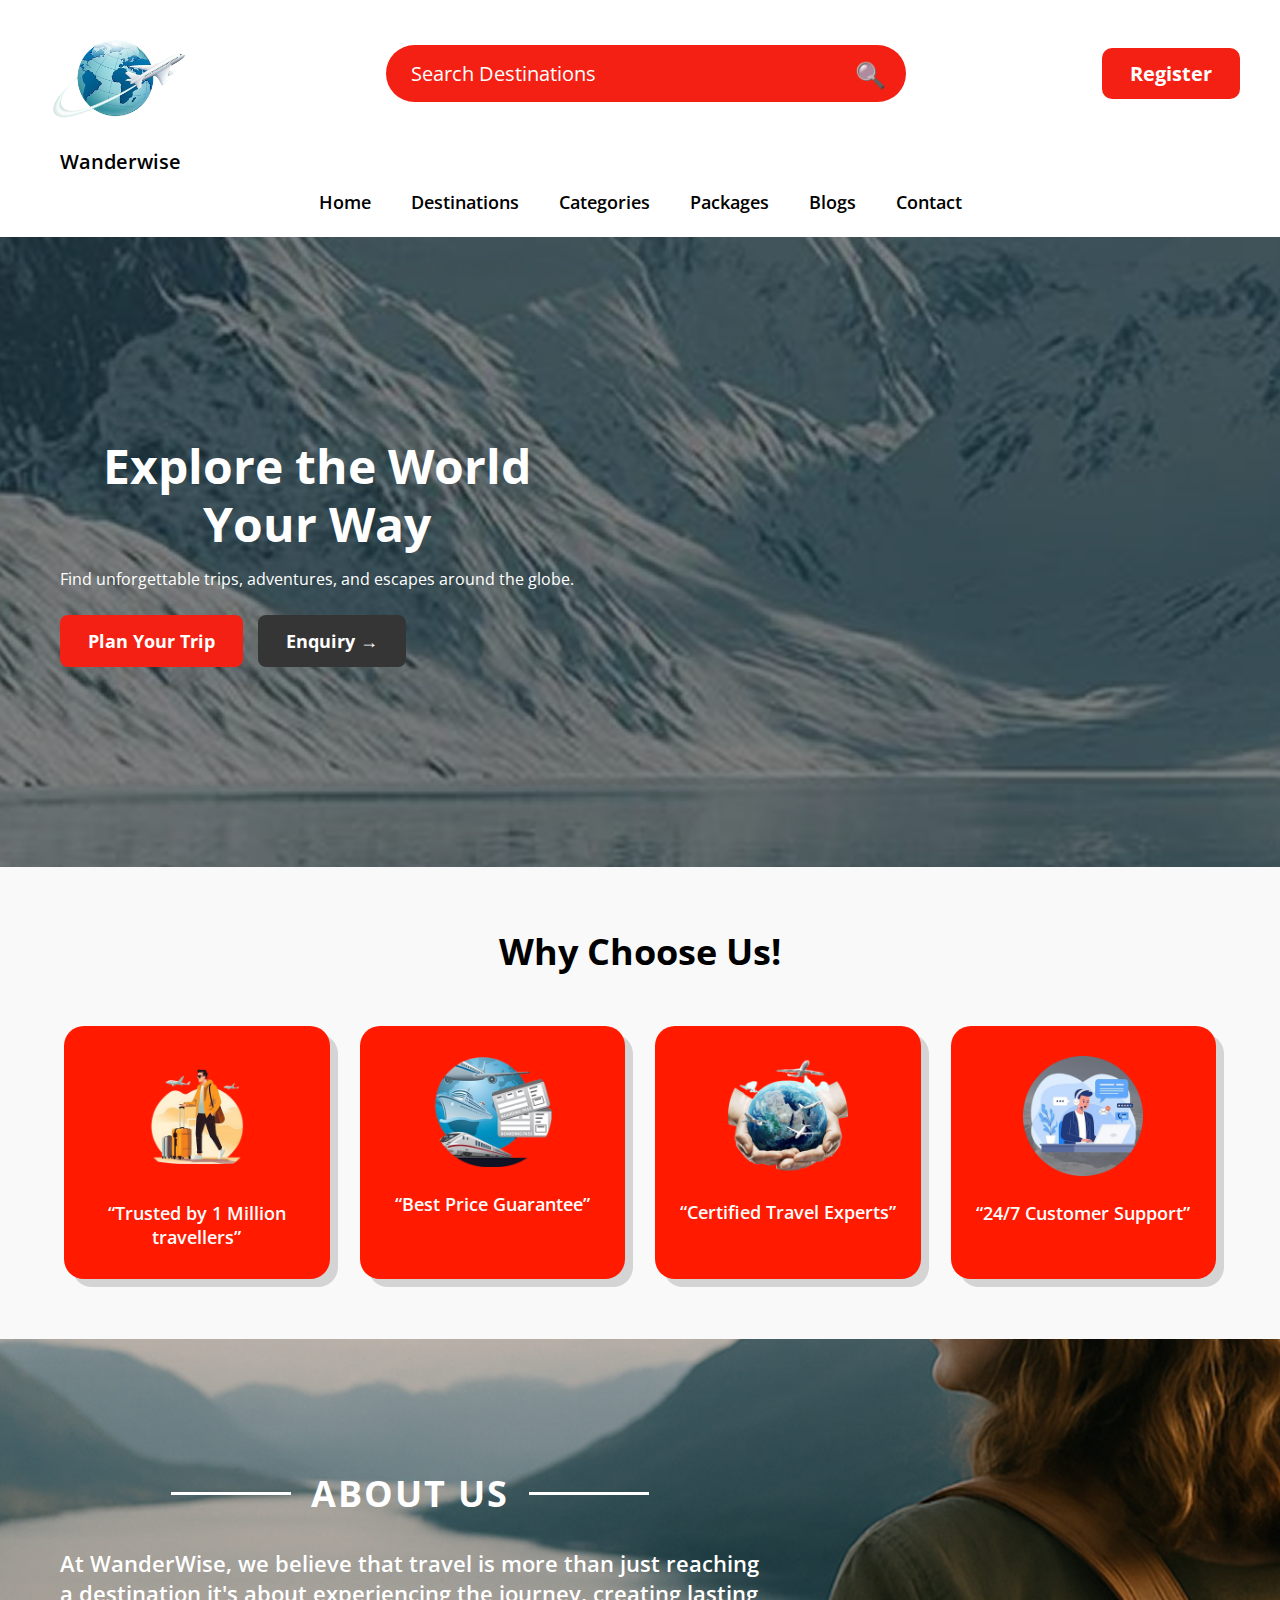
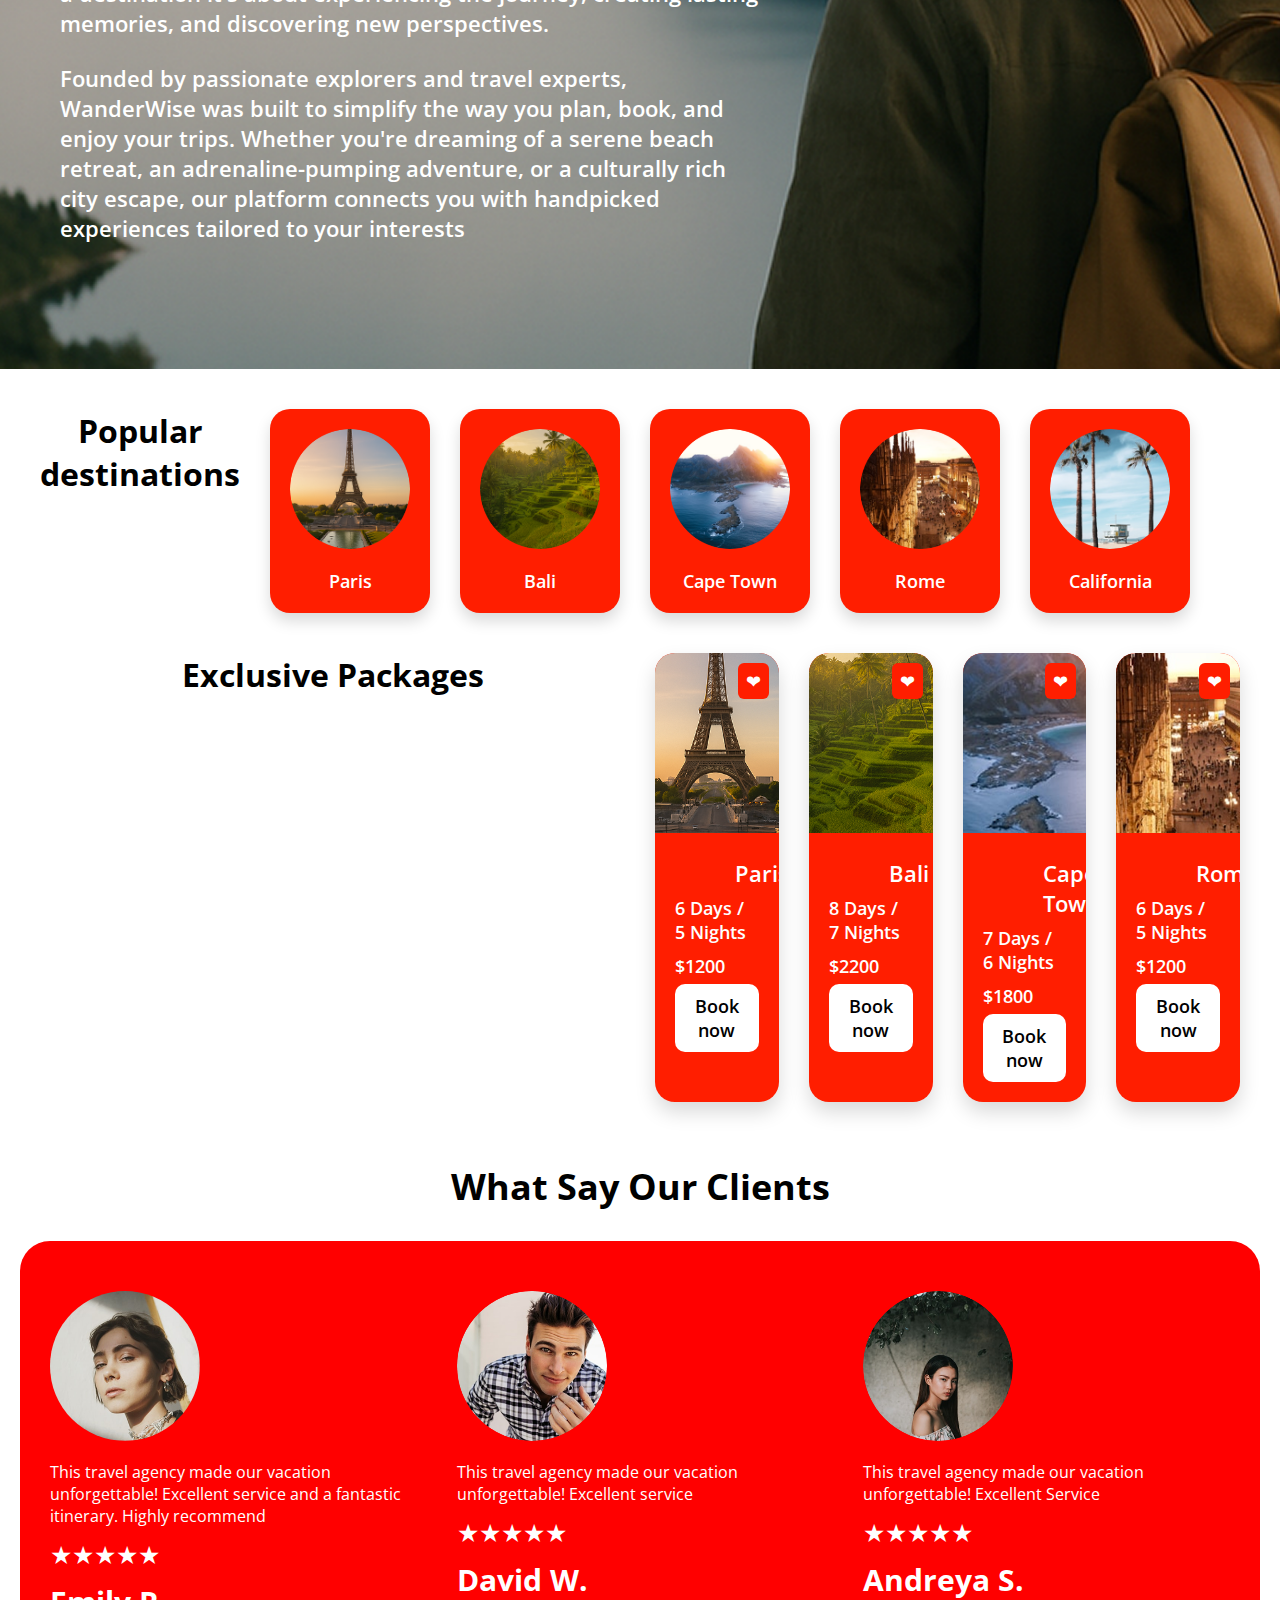
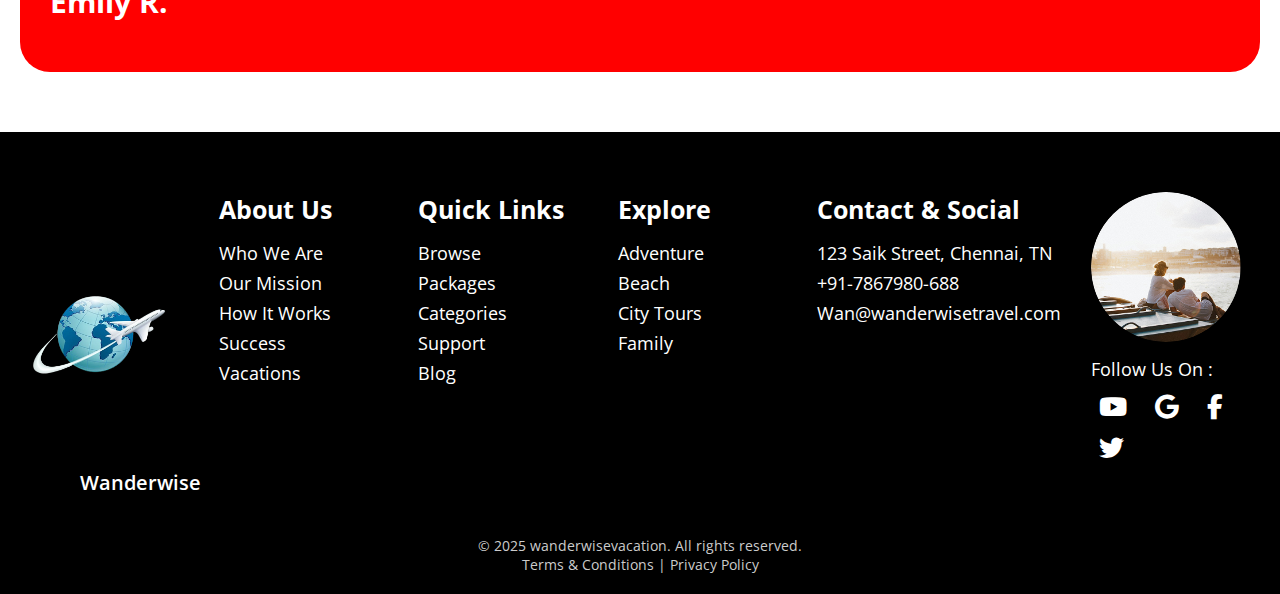
<file: HTML/index.html>
<!DOCTYPE html>
<html lang="en">
<head>
<meta charset="UTF-8">
<meta name="viewport" content="width=device-width, initial-scale=1.0">
<title>Wanderwise</title>

<!-- Google Font -->
<link href="https://fonts.googleapis.com/css2?family=Open+Sans:wght@300;400;500;600;700;800&display=swap" rel="stylesheet">
<link rel="stylesheet" href="../CSS/index.css">
<link rel="stylesheet" href="https://cdnjs.cloudflare.com/ajax/libs/font-awesome/6.5.1/css/all.min.css">
</head>
<body>

<!-- NAVBAR -->
<div class="navbar">
    <div class="logo">
        <img src="../Travel website images/fe1f9b66-9b44-4ab0-94b5-0d2bf5148224-removebg-preview 1.png" alt="logo">
    </div>

    <div class="search-bar">
        <input type="text" placeholder="Search Destinations">
        <span>🔍</span>
    </div>

    <button class="register-btn"><a href="register.html">Register</a></button>
</div>
<h3>Wanderwise</h3>

<!-- MENU -->
<div class="menu">
    <a href="home.html">Home</a>
    <a href="destinations.html">Destinations</a>
    <a href="categories.html">Categories</a>
    <a href="packages.html">Packages</a>
    <a href="blogs.html">Blogs</a>
    <a href="contact.html">Contact</a>
</div>

<!-- HERO -->
<section class="hero">
    <div class="hero-content">
        <h1>Explore the World<br>Your Way</h1>
        <p>Find unforgettable trips, adventures, and escapes around the globe.</p>

        <div class="hero-buttons">
            <button class="primary-btn"><a href="plan.html">Plan Your Trip</a></button>
            <button class="secondary-btn"><a href="enquiry.html">Enquiry →</a></button>
        </div>
    </div>
</section>

<section class="why-choose">
  <h2>Why Choose Us!</h2>

  <div class="choose-grid">
    <div class="choose-card">
      <img src="../Travel website images/Photo_tourist_and_traveler_illustration_-removebg-preview 1.png" alt="Trusted">
      <p>“Trusted by 1 Million travellers”</p>
    </div>

    <div class="choose-card">
      <img src="../Travel website images/763211ae-3d3a-4ec7-868b-6f802e06e186-removebg-preview 1.png" alt="Best Price">
      <p>“Best Price Guarantee”</p>
    </div>

    <div class="choose-card">
      <img src="../Travel website images/5e264664-68d0-4f42-bc90-240b963023d7-removebg-preview 1.png" alt="Experts">
      <p>“Certified Travel Experts”</p>
    </div>

    <div class="choose-card">
      <img src="../Travel website images/Free_Vector__Flat_Design_Illustration_of_Customer_-removebg-preview 1.png" alt="Support">
      <p>“24/7 Customer Support”</p>
    </div>
  </div>
</section>

<!-- ABOUT HERO -->
<section class="hero1">
    <div class="hero-content1">
        <div class="section-title">
            <span></span>
            <h2>ABOUT US</h2>
            <span></span>
        </div>
        <p>At WanderWise, we believe that travel is more than just reaching a destination it's about experiencing 
            the journey, creating lasting memories, and discovering new perspectives.</p>
        <p>Founded by passionate explorers and travel experts, WanderWise was built to simplify the way you plan, 
            book, and enjoy your trips. Whether you're dreaming of a serene beach retreat, an adrenaline-pumping 
            adventure, or a culturally rich city escape, our platform connects you with handpicked experiences 
            tailored to your interests</p>    
    </div>
</section>

<!-- Popular Destinations -->
  <section class="destinations">
    <h2>Popular destinations</h2>

    <div class="destination-grid">
      <div class="destination-card"><a href="destinations.html">
        <img src="../Travel website images/ChatGPT Image Aug 1, 2025, 10_44_57 AM 1.png" alt="">
        <p>Paris</p></a>
      </div>
      <div class="destination-card"><a href="destinations.html">
        <img src="../Travel website images/ChatGPT Image Aug 1, 2025, 10_59_40 AM 1.png" alt="">
        <p>Bali</p></a>
      </div>
      <div class="destination-card"><a href="destinations.html">
        <img src="../Travel website images/ChatGPT Image Aug 1, 2025, 10_44_57 AM 2.png" alt="">
        <p>Cape Town</p></a>
      </div>
      <div class="destination-card"><a href="destinations.html">
        <img src="../Travel website images/ChatGPT Image Aug 1, 2025, 10_44_57 AM 3.png" alt="">
        <p>Rome</p></a>
      </div>
      <div class="destination-card"><a href="destinations.html">
        <img src="../Travel website images/ChatGPT Image Aug 1, 2025, 10_44_57 AM 4.png" alt="">
        <p>California</p></a>
      </div>
    </div>
  </section>

  <!-- Exclusive Packages -->
  <section class="packages">
    <h2>Exclusive Packages</h2>

    <div class="package-grid">
      <div class="package-card">
        <span class="heart">❤</span>
        <img src="../Travel website images/ChatGPT Image Aug 1, 2025, 10_44_57 AM 5.png">
        <div class="package-info">
          <h3>Paris</h3>
          <p>6 Days / 5 Nights</p>
          <p class="price">$1200</p>
          <button><a href="summary.html">Book now</a></button>
        </div>
      </div>

      <div class="package-card">
        <span class="heart">❤</span>
        <img src="../Travel website images/ChatGPT Image Aug 1, 2025, 10_59_40 AM 2.png">
        <div class="package-info">
          <h3>Bali</h3>
          <p>8 Days / 7 Nights</p>
          <p class="price">$2200</p>
          <button><a href="summary.html">Book now</a></button>
        </div>
      </div>

      <div class="package-card">
        <span class="heart">❤</span>
        <img src="../Travel website images/ChatGPT Image Aug 1, 2025, 10_44_57 AM 9.png">
        <div class="package-info">
          <h3>Cape Town</h3>
          <p>7 Days / 6 Nights</p>
          <p class="price">$1800</p>
          <button><a href="summary.html">Book now</a></button>
        </div>
      </div>

      <div class="package-card">
        <span class="heart">❤</span>
        <img src="../Travel website images/ChatGPT Image Aug 1, 2025, 10_44_57 AM 10.png">
        <div class="package-info">
          <h3>Rome</h3>
          <p>6 Days / 5 Nights</p>
          <p class="price">$1200</p>
          <button><a href="summary.html">Book now</a></button>
        </div>
      </div>
    </div>
  </section>

  <!-- Testimonials -->
<section class="testimonials">
  <h2>What Say Our Clients</h2>

  <div class="testimonial-box">
    <div class="testimonial">
      <img src="../Travel website images/Photo by Olena Sergienko.png">
      <p>This travel agency made our vacation unforgettable! Excellent service and a fantastic itinerary. Highly recommend</p>
      <div class="stars">★★★★★</div>
      <h4>Emily R.</h4>
    </div>

    <div class="testimonial">
      <img src="../Travel website images/Photo by Justin Chen.png">
      <p>This travel agency made our vacation unforgettable! Excellent service</p>
      <div class="stars">★★★★★</div>
      <h4>David W.</h4>
    </div>

    <div class="testimonial">
      <img src="../Travel website images/Photo by Jim Flores.png">
      <p>This travel agency made our vacation unforgettable! Excellent Service</p>
      <div class="stars">★★★★★</div>
      <h4>Andreya S.</h4>
    </div>
  </div>
</section>

<!-- Footer -->
<footer class="footer">
  <div class="footer-content">

    <div class="footer-col logo">
      <img src="../Travel website images/fe1f9b66-9b44-4ab0-94b5-0d2bf5148224-removebg-preview 1.png">
      
    </div>

    <div class="footer-col">
      <h4>About Us</h4>
      <p>Who We Are</p>
      <p>Our Mission</p>
      <p>How It Works</p>
      <p>Success</p>
      <p>Vacations</p>
    </div>

    <div class="footer-col">
      <h4>Quick Links</h4>
      <p>Browse</p>
      <p>Packages</p>
      <p>Categories</p>
      <p>Support</p>
      <p>Blog</p>
    </div>

    <div class="footer-col">
      <h4>Explore</h4>
      <p>Adventure</p>
      <p>Beach</p>
      <p>City Tours</p>
      <p>Family</p>
    </div>

    <div class="footer-col">
      <h4>Contact & Social</h4>
      <p>123 Saik Street, Chennai, TN</p>
      <p>+91-7867980-688</p>
      <p>Wan@wanderwisetravel.com</p>
    </div>

    <div class="footer-col social">
      <img src="../Travel website images/unsplash_2Zi8szsbMK0.png">
      <p>Follow Us On :</p>
      <div class="icons">
        <i class="fab fa-youtube"></i>
        <i class="fab fa-google"></i>
        <i class="fab fa-facebook-f"></i>
        <i class="fab fa-twitter"></i>
      </div>
    </div>

  </div>
  <h3 style="color: white;">Wanderwise</h3>

  <div class="footer-bottom">
    © 2025 wanderwisevacation. All rights reserved.<br>
    Terms & Conditions | Privacy Policy
  </div>
</footer>

</body>
</html>
</file>
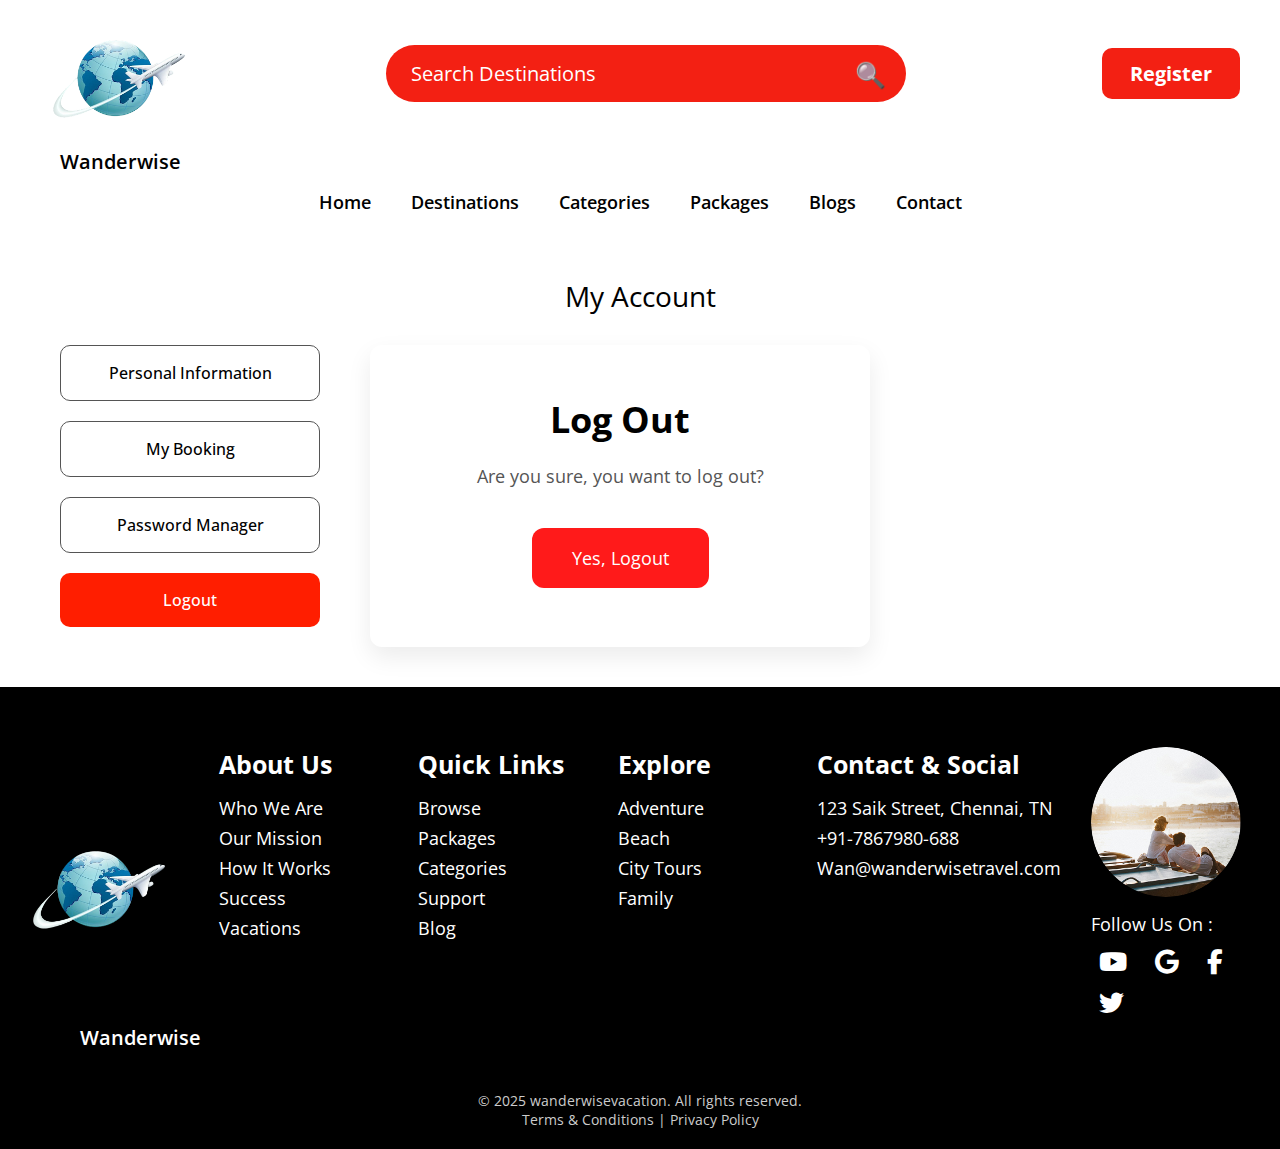
<file: HTML/logout.html>
<!DOCTYPE html>
<html lang="en">
<head>
<meta charset="UTF-8">
<meta name="viewport" content="width=device-width, initial-scale=1.0">
<title>Wanderwise</title>

<!-- Google Font -->
<link href="https://fonts.googleapis.com/css2?family=Open+Sans:wght@300;400;500;600;700;800&display=swap" rel="stylesheet">
<link rel="stylesheet" href="../CSS/index.css">
<link rel="stylesheet" href="https://cdnjs.cloudflare.com/ajax/libs/font-awesome/6.5.1/css/all.min.css">
<style>
    /* ===== Main Layout ===== */
.account-wrapper {
  max-width: 1200px;
  margin: 40px auto;
  padding: 0 20px;
}

.account-title {
  text-align: center;
  font-size: 28px;
  margin-bottom: 30px;
}

/* ===== Content ===== */
.account-container {
  display: grid;
  grid-template-columns: 260px 1fr;
  gap: 50px;
}

/* Sidebar */
.sidebar a {
  display: block;
  text-decoration: none;
  text-align: center;
  padding: 16px;
  margin-bottom: 20px;
  border-radius: 10px;
  border: 1px solid #555;
  color: #000;
  font-weight: 500;
}

.sidebar a.active {
  background: #ff1e00;
  color: #fff;
  border: none;
}

.logout-container {
      background: #ffffff;
      width: 100%;
      max-width: 500px;
      padding: 50px 20px;
      text-align: center;
      border-radius: 12px;
      box-shadow: 0 10px 25px rgba(0, 0, 0, 0.08);
    }

    .logout-container h1 {
      font-size: 36px;
      margin-bottom: 20px;
      color: #000;
    }

    .logout-container p {
      font-size: 18px;
      color: #555;
      margin-bottom: 40px;
    }

    .logout-btn {
      background: #ff1a1a;
      color: #fff;
      border: none;
      padding: 18px 40px;
      font-size: 18px;
      border-radius: 12px;
      cursor: pointer;
      transition: background 0.3s ease;
    }

    .logout-btn:hover {
      background: #cc0000;
    }

    @media (max-width: 480px) {
      .logout-container h1 {
        font-size: 28px;
      }

      .logout-container p {
        font-size: 16px;
      }

      .logout-btn {
        width: 100%;
      }
    }


/* ===== Responsive ===== */
@media (max-width: 900px) {
  .account-container {
    grid-template-columns: 1fr;
  }

}
</style>
</head>
<body>

<!-- NAVBAR -->
<div class="navbar">
    <div class="logo">
        <img src="../Travel website images/fe1f9b66-9b44-4ab0-94b5-0d2bf5148224-removebg-preview 1.png" alt="logo">
    </div>

    <div class="search-bar">
        <input type="text" placeholder="Search Destinations">
        <span>🔍</span>
    </div>

    <button class="register-btn"><a href="register.html">Register</a></button>
</div>
<h3>Wanderwise</h3>

<!-- MENU -->
<div class="menu">
    <a href="home.html">Home</a>
    <a href="destinations.html">Destinations</a>
    <a href="categories.html">Categories</a>
    <a href="packages.html">Packages</a>
    <a href="blogs.html">Blogs</a>
    <a href="contact.html">Contact</a>
</div>

<!-- Main -->
<section class="account-wrapper">
  <div class="account-title">My Account</div>

  <div class="account-container">

    <!-- Sidebar -->
    <div class="sidebar">
      <a href="personal.html">Personal Information</a>
      <a href="booking.html">My Booking</a>
      <a href="password.html">Password Manager</a>
      <a href="logout.html" class="active">Logout</a>
    </div>

    <div class="logout-container">
    <h1>Log Out</h1>
    <p>Are you sure, you want to log out?</p>
    <button class="logout-btn" onclick="logoutUser()">Yes, Logout</button>
  </div>

  <script>
    function logoutUser() {
      // Example logout action
      alert("Logged out successfully!");
      // Redirect after logout
      window.location.href = "personal.html"; 
    }
  </script>

</section>

<!-- Footer -->
<footer class="footer">
  <div class="footer-content">

    <div class="footer-col logo">
      <img src="../Travel website images/fe1f9b66-9b44-4ab0-94b5-0d2bf5148224-removebg-preview 1.png">
      
    </div>

    <div class="footer-col">
      <h4>About Us</h4>
      <p>Who We Are</p>
      <p>Our Mission</p>
      <p>How It Works</p>
      <p>Success</p>
      <p>Vacations</p>
    </div>

    <div class="footer-col">
      <h4>Quick Links</h4>
      <p>Browse</p>
      <p>Packages</p>
      <p>Categories</p>
      <p>Support</p>
      <p>Blog</p>
    </div>

    <div class="footer-col">
      <h4>Explore</h4>
      <p>Adventure</p>
      <p>Beach</p>
      <p>City Tours</p>
      <p>Family</p>
    </div>

    <div class="footer-col">
      <h4>Contact & Social</h4>
      <p>123 Saik Street, Chennai, TN</p>
      <p>+91-7867980-688</p>
      <p>Wan@wanderwisetravel.com</p>
    </div>

    <div class="footer-col social">
      <img src="../Travel website images/unsplash_2Zi8szsbMK0.png">
      <p>Follow Us On :</p>
      <div class="icons">
        <i class="fab fa-youtube"></i>
        <i class="fab fa-google"></i>
        <i class="fab fa-facebook-f"></i>
        <i class="fab fa-twitter"></i>
      </div>
    </div>

  </div>
  <h3 style="color: white;">Wanderwise</h3>

  <div class="footer-bottom">
    © 2025 wanderwisevacation. All rights reserved.<br>
    Terms & Conditions | Privacy Policy
  </div>
</footer>

</body>
</html>
</file>
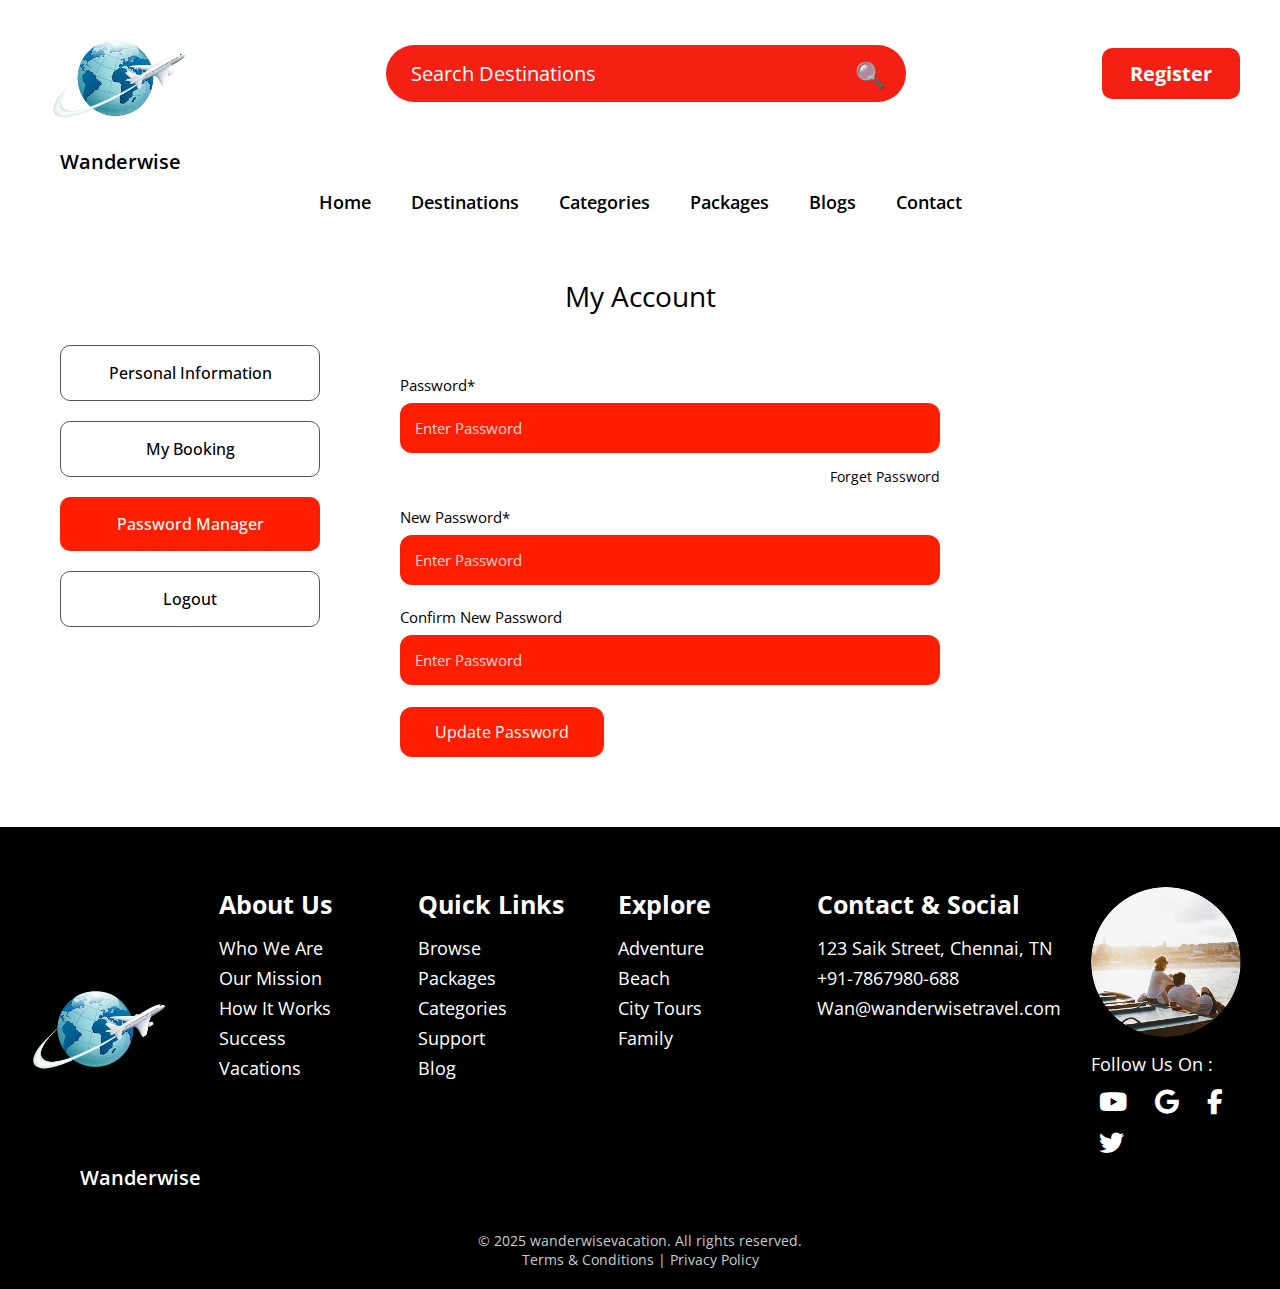
<file: HTML/password.html>
<!DOCTYPE html>
<html lang="en">
<head>
<meta charset="UTF-8">
<meta name="viewport" content="width=device-width, initial-scale=1.0">
<title>Wanderwise</title>

<!-- Google Font -->
<link href="https://fonts.googleapis.com/css2?family=Open+Sans:wght@300;400;500;600;700;800&display=swap" rel="stylesheet">
<link rel="stylesheet" href="../CSS/index.css">
<link rel="stylesheet" href="https://cdnjs.cloudflare.com/ajax/libs/font-awesome/6.5.1/css/all.min.css">
<style>
    /* ===== Main Layout ===== */
.account-wrapper {
  max-width: 1200px;
  margin: 40px auto;
  padding: 0 20px;
}

.account-title {
  text-align: center;
  font-size: 28px;
  margin-bottom: 30px;
}

/* ===== Content ===== */
.account-container {
  display: grid;
  grid-template-columns: 260px 1fr;
  gap: 50px;
}

/* Sidebar */
.sidebar a {
  display: block;
  text-decoration: none;
  text-align: center;
  padding: 16px;
  margin-bottom: 20px;
  border-radius: 10px;
  border: 1px solid #555;
  color: #000;
  font-weight: 500;
}

.sidebar a.active {
  background: #ff1e00;
  color: #fff;
  border: none;
}

/* Container */
.password-container {
  max-width: 600px;
  background: #fff;
  padding: 30px;
  border-radius: 12px;
}

/* Form Group */
.form-group {
  margin-bottom: 22px;
}

.form-group label {
  display: block;
  margin-bottom: 8px;
  font-size: 15px;
}

/* Input */
.form-group input {
  width: 100%;
  padding: 15px;
  border-radius: 12px;
  border: none;
  background: #ff1e00;
  color: #fff;
  font-size: 15px;
}

.form-group input::placeholder {
  color: #ffd6d6;
}

/* Forget Password */
.forget {
  text-align: right;
  margin-top: -10px;
  margin-bottom: 20px;
}

.forget a {
  text-decoration: none;
  color: #000;
  font-size: 14px;
}

/* Button (a href) */
.update-btn {
  display: inline-block;
  text-decoration: none;
  padding: 14px 35px;
  background: #ff1e00;
  color: #fff;
  border-radius: 12px;
  font-size: 16px;
}

/* Responsive */
@media (max-width: 480px) {
  body {
    padding: 15px;
  }

  .password-container {
    padding: 20px;
  }
}

/* ===== Responsive ===== */
@media (max-width: 900px) {
  .account-container {
    grid-template-columns: 1fr;
  }

}
</style>
</head>
<body>

<!-- NAVBAR -->
<div class="navbar">
    <div class="logo">
        <img src="../Travel website images/fe1f9b66-9b44-4ab0-94b5-0d2bf5148224-removebg-preview 1.png" alt="logo">
    </div>

    <div class="search-bar">
        <input type="text" placeholder="Search Destinations">
        <span>🔍</span>
    </div>

    <button class="register-btn"><a href="register.html">Register</a></button>
</div>
<h3>Wanderwise</h3>

<!-- MENU -->
<div class="menu">
    <a href="home.html">Home</a>
    <a href="destinations.html">Destinations</a>
    <a href="categories.html">Categories</a>
    <a href="packages.html">Packages</a>
    <a href="blogs.html">Blogs</a>
    <a href="contact.html">Contact</a>
</div>

<!-- Main -->
<section class="account-wrapper">
  <div class="account-title">My Account</div>

  <div class="account-container">

    <!-- Sidebar -->
    <div class="sidebar">
      <a href="personal.html">Personal Information</a>
      <a href="booking.html">My Booking</a>
      <a href="password.html" class="active">Password Manager</a>
      <a href="logout.html">Logout</a>
    </div>

<div class="password-container">

  <div class="form-group">
    <label>Password*</label>
    <input type="password" placeholder="Enter Password">
  </div>

  <div class="forget">
    <a href="#">Forget Password</a>
  </div>

  <div class="form-group">
    <label>New Password*</label>
    <input type="password" placeholder="Enter Password">
  </div>

  <div class="form-group">
    <label>Confirm New Password</label>
    <input type="password" placeholder="Enter Password">
  </div>

  <a href="#" class="update-btn">Update Password</a>

</div>

</section>

<!-- Footer -->
<footer class="footer">
  <div class="footer-content">

    <div class="footer-col logo">
      <img src="../Travel website images/fe1f9b66-9b44-4ab0-94b5-0d2bf5148224-removebg-preview 1.png">
      
    </div>

    <div class="footer-col">
      <h4>About Us</h4>
      <p>Who We Are</p>
      <p>Our Mission</p>
      <p>How It Works</p>
      <p>Success</p>
      <p>Vacations</p>
    </div>

    <div class="footer-col">
      <h4>Quick Links</h4>
      <p>Browse</p>
      <p>Packages</p>
      <p>Categories</p>
      <p>Support</p>
      <p>Blog</p>
    </div>

    <div class="footer-col">
      <h4>Explore</h4>
      <p>Adventure</p>
      <p>Beach</p>
      <p>City Tours</p>
      <p>Family</p>
    </div>

    <div class="footer-col">
      <h4>Contact & Social</h4>
      <p>123 Saik Street, Chennai, TN</p>
      <p>+91-7867980-688</p>
      <p>Wan@wanderwisetravel.com</p>
    </div>

    <div class="footer-col social">
      <img src="../Travel website images/unsplash_2Zi8szsbMK0.png">
      <p>Follow Us On :</p>
      <div class="icons">
        <i class="fab fa-youtube"></i>
        <i class="fab fa-google"></i>
        <i class="fab fa-facebook-f"></i>
        <i class="fab fa-twitter"></i>
      </div>
    </div>

  </div>
  <h3 style="color: white;">Wanderwise</h3>

  <div class="footer-bottom">
    © 2025 wanderwisevacation. All rights reserved.<br>
    Terms & Conditions | Privacy Policy
  </div>
</footer>

</body>
</html>
</file>
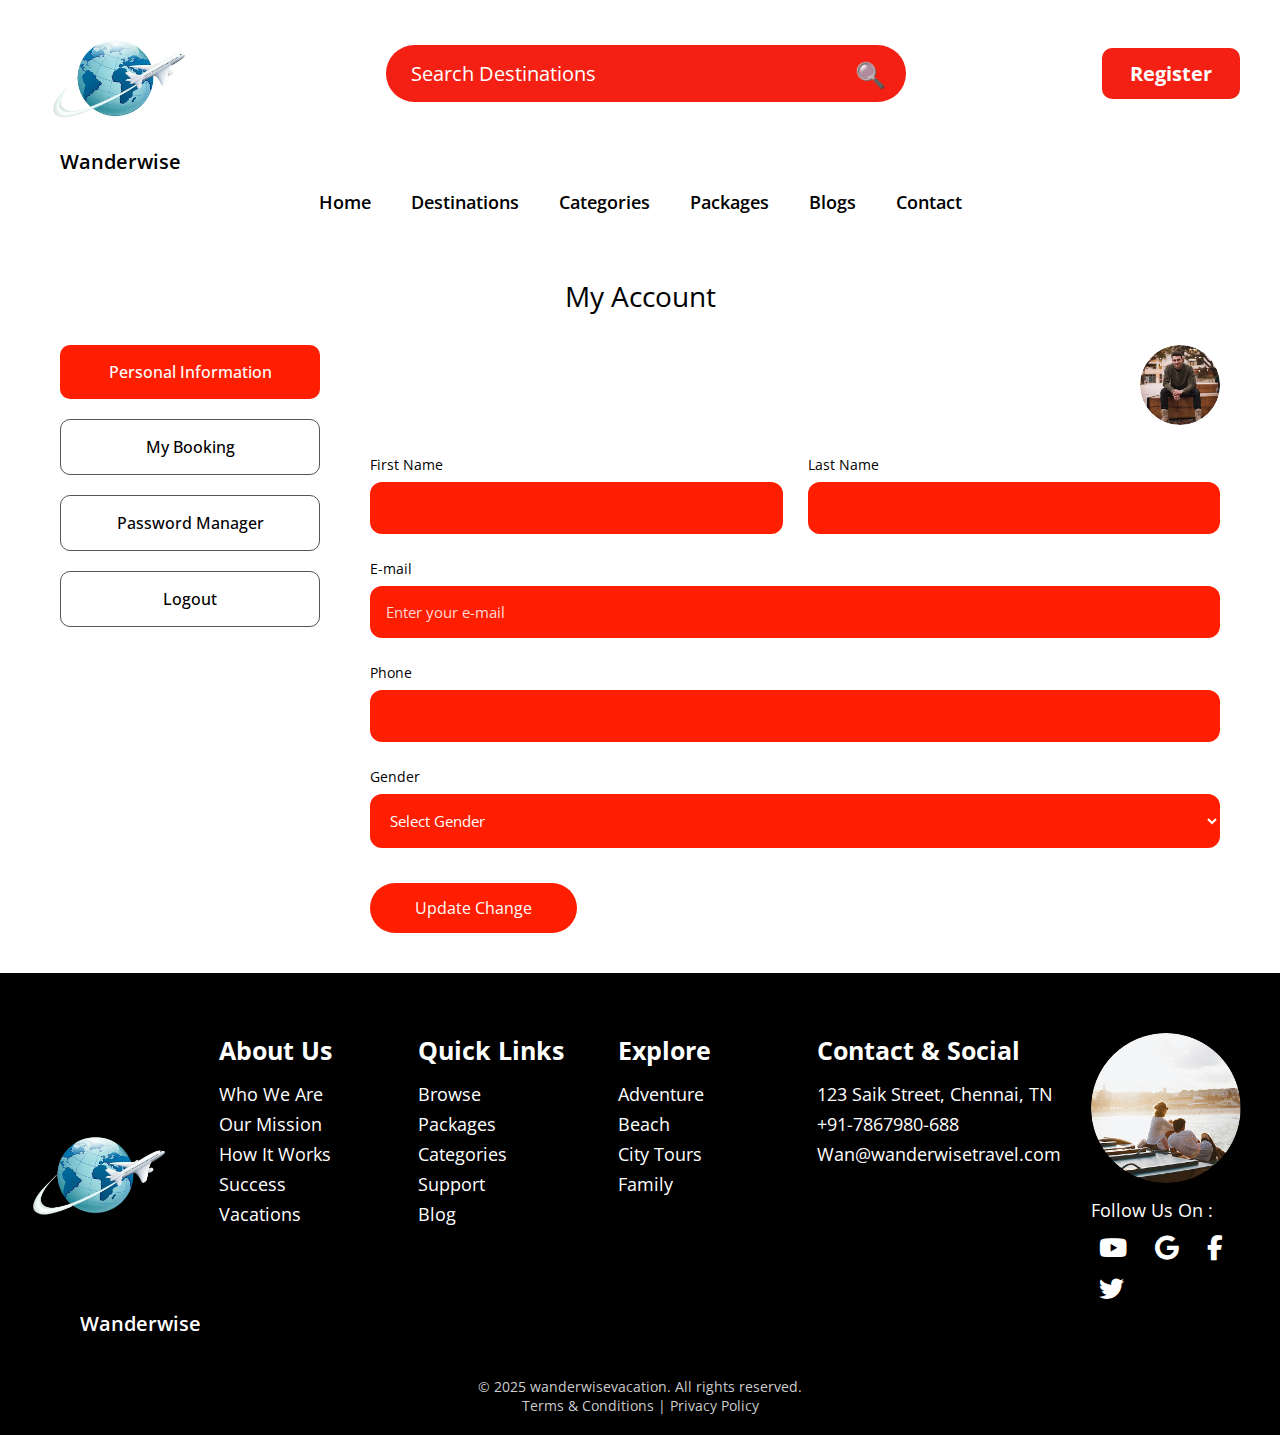
<file: HTML/personal.html>
<!DOCTYPE html>
<html lang="en">
<head>
<meta charset="UTF-8">
<meta name="viewport" content="width=device-width, initial-scale=1.0">
<title>Wanderwise</title>

<!-- Google Font -->
<link href="https://fonts.googleapis.com/css2?family=Open+Sans:wght@300;400;500;600;700;800&display=swap" rel="stylesheet">
<link rel="stylesheet" href="../CSS/index.css">
<link rel="stylesheet" href="https://cdnjs.cloudflare.com/ajax/libs/font-awesome/6.5.1/css/all.min.css">
<style>
    /* ===== Main Layout ===== */
.account-wrapper {
  max-width: 1200px;
  margin: 40px auto;
  padding: 0 20px;
}

.account-title {
  text-align: center;
  font-size: 28px;
  margin-bottom: 30px;
}

/* ===== Content ===== */
.account-container {
  display: grid;
  grid-template-columns: 260px 1fr;
  gap: 50px;
}

/* Sidebar */
.sidebar a {
  display: block;
  text-decoration: none;
  text-align: center;
  padding: 16px;
  margin-bottom: 20px;
  border-radius: 10px;
  border: 1px solid #555;
  color: #000;
  font-weight: 500;
}

.sidebar a.active {
  background: #ff1e00;
  color: #fff;
  border: none;
}

/* ===== Profile ===== */
.profile-header {
  display: flex;
  justify-content: space-between;
  align-items: flex-start;
}

.profile-header img {
  width: 80px;
  height: 80px;
  border-radius: 50%;
  object-fit: cover;
}

/* ===== Form ===== */
.form-grid {
  margin-top: 30px;
  display: grid;
  grid-template-columns: 1fr 1fr;
  gap: 25px;
}

.form-group {
  display: flex;
  flex-direction: column;
}

.form-group label {
  margin-bottom: 8px;
  font-size: 14px;
}

.form-group input,
.form-group select {
  padding: 16px;
  border-radius: 12px;
  border: none;
  background: #ff1e00;
  color: #fff;
  font-size: 15px;
}

.form-group input::placeholder {
  color: #ffd6d6;
}

.full {
  grid-column: 1 / -1;
}

/* ===== Button ===== */
.update-btn {
  margin-top: 35px;
  padding: 14px 45px;
  background: #ff1e00;
  color: #fff;
  border: none;
  border-radius: 30px;
  font-size: 16px;
  cursor: pointer;
}

/* ===== Responsive ===== */
@media (max-width: 900px) {
  .account-container {
    grid-template-columns: 1fr;
  }

  .form-grid {
    grid-template-columns: 1fr;
  }

  .profile-header {
    justify-content: center;
    gap: 20px;
  }

}
</style>
</head>
<body>

<!-- NAVBAR -->
<div class="navbar">
    <div class="logo">
        <img src="../Travel website images/fe1f9b66-9b44-4ab0-94b5-0d2bf5148224-removebg-preview 1.png" alt="logo">
    </div>

    <div class="search-bar">
        <input type="text" placeholder="Search Destinations">
        <span>🔍</span>
    </div>

    <button class="register-btn"><a href="register.html">Register</a></button>
</div>
<h3>Wanderwise</h3>

<!-- MENU -->
<div class="menu">
    <a href="home.html">Home</a>
    <a href="destinations.html">Destinations</a>
    <a href="categories.html">Categories</a>
    <a href="packages.html">Packages</a>
    <a href="blogs.html">Blogs</a>
    <a href="contact.html">Contact</a>
</div>

<!-- Main -->
<section class="account-wrapper">
  <div class="account-title">My Account</div>

  <div class="account-container">

    <!-- Sidebar -->
    <div class="sidebar">
      <a href="personal.html" class="active">Personal Information</a>
      <a href="booking.html">My Booking</a>
      <a href="password.html">Password Manager</a>
      <a href="logout.html">Logout</a>
    </div>

    <!-- Content -->
    <div>
      <div class="profile-header">
        <div></div>
        <img src="../Travel website images/Photo by Joey Nicotra.png" alt="Profile">
      </div>

      <form>
        <div class="form-grid">
          <div class="form-group">
            <label>First Name</label>
            <input type="text">
          </div>

          <div class="form-group">
            <label>Last Name</label>
            <input type="text">
          </div>

          <div class="form-group full">
            <label>E-mail</label>
            <input type="email" placeholder="Enter your e-mail">
          </div>

          <div class="form-group full">
            <label>Phone</label>
            <input type="text">
          </div>

          <div class="form-group full">
            <label>Gender</label>
            <select>
              <option>Select Gender</option>
              <option>Male</option>
              <option>Female</option>
              <option>Other</option>
            </select>
          </div>
        </div>

        <button class="update-btn">Update Change</button>
      </form>
    </div>

  </div>
</section>

<!-- Footer -->
<footer class="footer">
  <div class="footer-content">

    <div class="footer-col logo">
      <img src="../Travel website images/fe1f9b66-9b44-4ab0-94b5-0d2bf5148224-removebg-preview 1.png">
      
    </div>

    <div class="footer-col">
      <h4>About Us</h4>
      <p>Who We Are</p>
      <p>Our Mission</p>
      <p>How It Works</p>
      <p>Success</p>
      <p>Vacations</p>
    </div>

    <div class="footer-col">
      <h4>Quick Links</h4>
      <p>Browse</p>
      <p>Packages</p>
      <p>Categories</p>
      <p>Support</p>
      <p>Blog</p>
    </div>

    <div class="footer-col">
      <h4>Explore</h4>
      <p>Adventure</p>
      <p>Beach</p>
      <p>City Tours</p>
      <p>Family</p>
    </div>

    <div class="footer-col">
      <h4>Contact & Social</h4>
      <p>123 Saik Street, Chennai, TN</p>
      <p>+91-7867980-688</p>
      <p>Wan@wanderwisetravel.com</p>
    </div>

    <div class="footer-col social">
      <img src="../Travel website images/unsplash_2Zi8szsbMK0.png">
      <p>Follow Us On :</p>
      <div class="icons">
        <i class="fab fa-youtube"></i>
        <i class="fab fa-google"></i>
        <i class="fab fa-facebook-f"></i>
        <i class="fab fa-twitter"></i>
      </div>
    </div>

  </div>
  <h3 style="color: white;">Wanderwise</h3>

  <div class="footer-bottom">
    © 2025 wanderwisevacation. All rights reserved.<br>
    Terms & Conditions | Privacy Policy
  </div>
</footer>

</body>
</html>
</file>
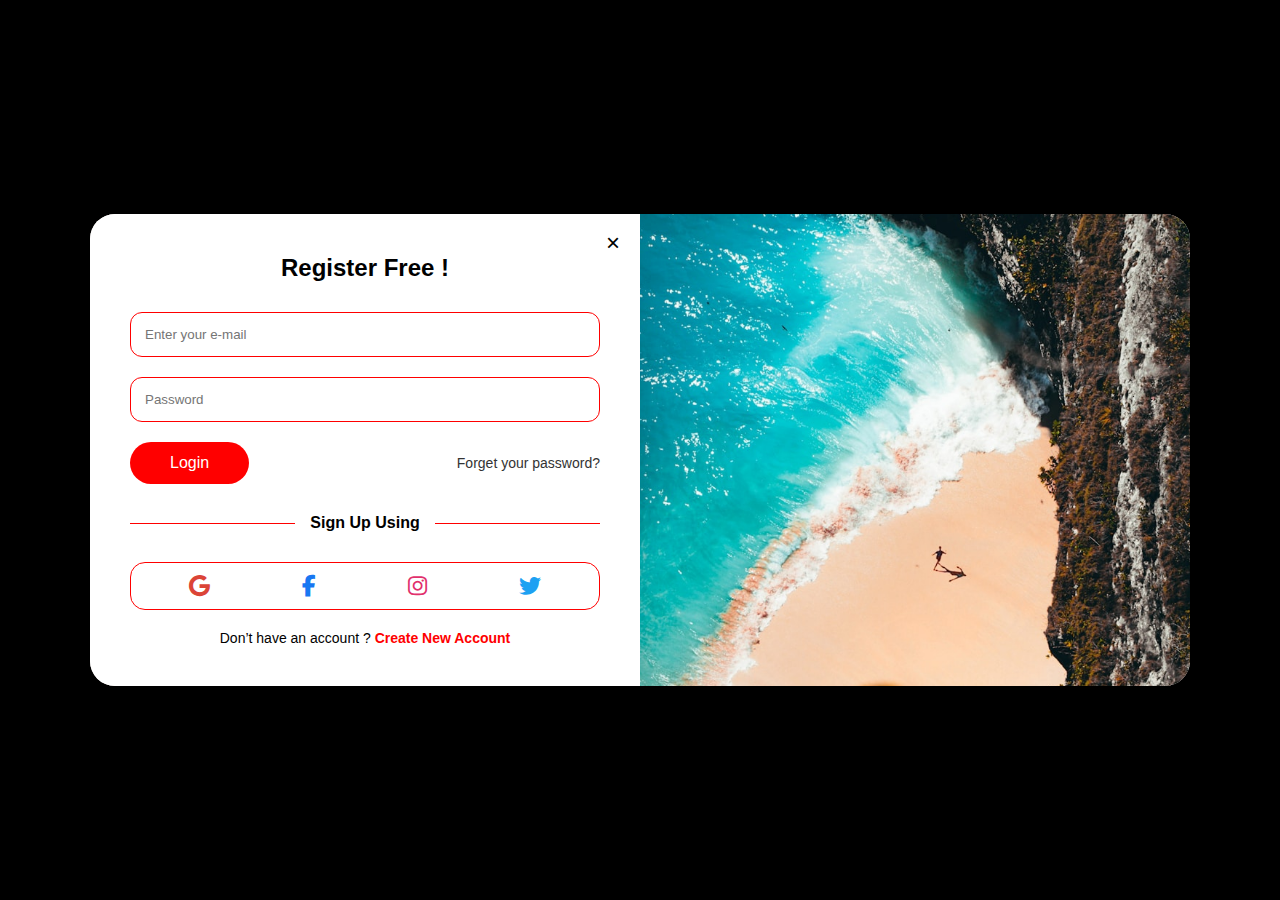
<file: HTML/register.html>
<!DOCTYPE html>
<html lang="en">
<head>
<meta charset="UTF-8">
<meta name="viewport" content="width=device-width, initial-scale=1.0">
<title>Register Free</title>

<!-- Font Awesome -->
<link rel="stylesheet" href="https://cdnjs.cloudflare.com/ajax/libs/font-awesome/6.5.1/css/all.min.css">

<style>
  * {
  margin: 0;
  padding: 0;
  box-sizing: border-box;
  font-family: Arial, sans-serif;
}

body {
  background: #000;
}

/* Overlay */
.overlay {
  min-height: 100vh;
  display: flex;
  justify-content: center;
  align-items: center;
  padding: 20px;
}

/* Main Box */
.auth-wrapper {
  background: #f7efec;
  width: 100%;
  max-width: 1100px;
  border-radius: 25px;
  display: flex;
  overflow: hidden;
}

/* Form Card */
.auth-card {
  background: #fff;
  width: 50%;
  padding: 40px;
  position: relative;
  box-shadow: 0 10px 30px rgba(0,0,0,0.15);
}

.close {
  position: absolute;
  right: 20px;
  top: 15px;
  font-size: 24px;
  cursor: pointer;
}

.auth-card h2 {
  text-align: center;
  margin-bottom: 30px;
}

.auth-card input {
  width: 100%;
  padding: 14px;
  margin-bottom: 20px;
  border-radius: 12px;
  border: 1px solid red;
  outline: none;
}

/* Button Row */
.row {
  display: flex;
  align-items: center;
  justify-content: space-between;
}

.btn {
  background: red;
  color: #fff;
  border: none;
  padding: 12px 40px;
  border-radius: 25px;
  font-size: 16px;
  cursor: pointer;
}

.forgot {
  font-size: 14px;
  color: #333;
  text-decoration: none;
}

/* Divider */
.divider {
  display: flex;
  align-items: center;
  margin: 30px 0;
}

.divider span {
  flex: 1;
  height: 1px;
  background: red;
}

.divider p {
  margin: 0 15px;
  font-weight: bold;
}

/* Social Icons */
.social {
  display: flex;
  justify-content: space-around;
  border: 1px solid red;
  padding: 12px;
  border-radius: 15px;
}

.social i {
  font-size: 22px;
  cursor: pointer;
}

.google { color: #DB4437; }
.facebook { color: #1877F2; }
.instagram { color: #E1306C; }
.twitter { color: #1DA1F2; }

.signup {
  text-align: center;
  margin-top: 20px;
  font-size: 14px;
}

.signup a {
  color: red;
  text-decoration: none;
  font-weight: bold;
}

/* Right Image */
.auth-image {
  width: 50%;
  background: url('../Travel\ website\ images/unsplash_JYrqpXSnEZk.png') center/cover no-repeat;
}

/* RESPONSIVE */
@media (max-width: 900px) {
  .auth-wrapper {
    flex-direction: column;
  }

  .auth-card,
  .auth-image {
    width: 100%;
  }

  .auth-image {
    height: 250px;
  }
}

@media (max-width: 480px) {
  .row {
    flex-direction: column;
    gap: 15px;
  }

  .btn {
    width: 100%;
  }
}

</style>
</head>
<body>

<div class="overlay">
  <div class="auth-wrapper">

    <!-- LEFT FORM -->
    <div class="auth-card">
      <span class="close">&times;</span>
      <h2>Register Free !</h2>

      <input type="email" placeholder="Enter your e-mail">
      <input type="password" placeholder="Password">

      <div class="row">
        <button class="btn">Login</button>
        <a href="home.html" class="forgot">Forget your password?</a>
      </div>

      <div class="divider">
        <span></span>
        <p>Sign Up Using</p>
        <span></span>
      </div>

      <div class="social">
        <i class="fab fa-google google"></i>
        <i class="fab fa-facebook-f facebook"></i>
        <i class="fab fa-instagram instagram"></i>
        <i class="fab fa-twitter twitter"></i>
      </div>

      <p class="signup">
        Don’t have an account ? <a href="#">Create New Account</a>
      </p>
    </div>

    <!-- RIGHT IMAGE -->
    <div class="auth-image"></div>

  </div>
</div>

</body>
</html>
</file>
<file: CSS/index.css>
*{
    margin:0;
    padding:0;
    box-sizing:border-box;
    font-family:'open sans', sans-serif;
}

body{
    background:#fff;
}

/* ---------- NAVBAR ---------- */
.navbar{
    display:flex;
    align-items:center;
    justify-content:space-between;
    padding:15px 40px;
    flex-wrap:wrap;
}

.logo{
    display:flex;
    align-items:center;
    gap:10px;
    font-weight:600;
}

.logo img{
    width:150px;
}

h3 {
    font-size: 20px;
    color: #000000;
    font-weight: 600;
    margin-left: 60px;
}

.search-bar{
    flex:1;
    max-width:520px;
    margin:10px 20px;
    position:relative;
}

.search-bar input{
    width:100%;
    padding:15px 50px 15px 25px;
    border-radius:40px;
    border:none;
    outline:none;
    background:#f32013;
    color:#fff;
    font-size:20px;
}

.search-bar input::placeholder{
    color:#fff;
}

.search-bar span{
    position:absolute;
    right:20px;
    top:50%;
    transform:translateY(-50%);
    color:#fff;
    font-size:25px;
    font-weight: bold;
    cursor:pointer;
}

.register-btn{
    background:#f32013;
    color:#fff;
    border:none;
    padding:12px 28px;
    border-radius:10px;
    font-size: 20px;
    cursor:pointer;
}

.register-btn a{
    text-decoration:none;
    color:#fff;
    font-weight: bold;
}

/* Icons */
.nav-icons {
  display: flex;
  align-items: center;
  gap: 20px;
}

.nav-icons i {
  font-size: 30px;
  cursor: pointer;
}

.profile {
  width: 70px;
  height: 70px;
  border-radius: 50%;
  object-fit: cover;
}

/* ACCOUNT MENU */
.account-menu {
  position: absolute;
  top: 85px;
  right: 40px;
  width: 260px;
  background: red;
  color: white;
  border-radius: 20px;
  overflow: hidden;
  display: none;
  box-shadow: 0 10px 30px rgba(0,0,0,0.3);
  z-index: 999;
}

.account-menu.show {
  display: block;
}

.account-menu h3 {
  padding: 20px;
  border-bottom: 1px solid rgba(255,255,255,0.3);
}

.account-menu a {
  display: flex;
  justify-content: space-between;
  padding: 18px 20px;
  color: white;
  text-decoration: none;
  font-size: 18px;
}

.account-menu a:hover {
  background: rgba(255,255,255,0.2);
}

@media (max-width: 600px) {
  .account-menu {
    right: 15px;
    width: 90%;
  }
}

/* ---------- MENU ---------- */
.menu{
    display:flex;
    justify-content:center;
    gap:40px;
    padding:15px 0;
    font-weight:600;
    font-size: 25px;
}

.menu a {
  text-decoration: none;
  color: black;
  font-size: 18px;
  position: relative;
  padding-bottom: 8px;
}

.menu a.active::after {
  content: "";
  position: absolute;
  width: 100%;
  height: 3px;
  background: black;
  bottom: 0;
  left: 0;
  border-radius: 5px;
}

/* ---------- HERO ---------- */
.hero{
    position:relative;
    height:70vh;
    background:url('../Travel\ website\ images/d22bcbce-943b-4b45-a7ab-3c9c6037d94d 2.png') center/cover no-repeat;
    display:flex;
    align-items:center;
    padding:0 60px;
}



.hero-content{
    position:relative;
    color:#fff;
    max-width:600px;
}

.hero h1{
    font-size:48px;
    line-height:1.2;
    margin-bottom:15px;
}

.hero p{
    font-size:16px;
    margin-bottom:25px;
}

.hero-buttons{
    display:flex;
    gap:15px;
}

.hero-buttons button{
    padding:14px 28px;
    border-radius:8px;
    border:none;
    font-size:18px;
    cursor:pointer;
}

.primary-btn{
    background:#f32013;
    color:#fff;
}

.secondary-btn{
    background:rgb(53, 53, 53);
    color:#fff;
}

.primary-btn a, .secondary-btn a{
    text-decoration:none;
    color:inherit;
    font-weight: bold;
}

/* ---------- RESPONSIVE ---------- */
@media(max-width:900px){
    .navbar{
        flex-direction:column;
    }

    .menu{
        flex-wrap:wrap;
        gap:20px;
    }

    .hero{
        padding:0 30px;
    }

    .hero h1{
        font-size:36px;
    }
}

@media(max-width:600px){
    .hero{
        height:auto;
        padding:60px 20px;
    }

    .hero h1{
        font-size:30px;
    }

    .hero-buttons{
        flex-direction:column;
        width:100%;
    }

    .hero-buttons button{
        width:100%;
    }
}

.why-choose {
  padding: 60px 5%;
  text-align: center;
  background: #f9f9f9;
}

.why-choose h2 {
  font-size: 36px;
  margin-bottom: 50px;
  font-weight: 700;
}

.choose-grid {
  display: grid;
  grid-template-columns: repeat(4, 1fr);
  gap: 30px;
}

.choose-card {
  background: #ff1a00;
  border-radius: 20px;
  padding: 30px 20px;
  box-shadow: 8px 8px 0 rgba(0, 0, 0, 0.15);
  transition: transform 0.3s ease;
}

.choose-card:hover {
  transform: translateY(-8px);
}

.choose-card img {
  width: 120px;
  height: auto;
  margin-bottom: 20px;
}

.choose-card p {
  color: #fff;
  font-size: 18px;
  font-weight: 600;
}

/* Tablet */
@media (max-width: 992px) {
  .choose-grid {
    grid-template-columns: repeat(2, 1fr);
  }
}

/* Mobile */
@media (max-width: 576px) {
  .why-choose h2 {
    font-size: 28px;
  }

  .choose-grid {
    grid-template-columns: 1fr;
  }

  .choose-card img {
    width: 100px;
  }
}

/* ---------- ABOUTHERO ---------- */
.hero1{
    position:relative;
    height:70vh;
    background:url('../Travel\ website\ images/ChatGPT Image Aug 1, 2025, 10_33_53 AM 1.png') center/cover no-repeat;
    display:flex;
    align-items:center;
    padding:0 60px;
}

.hero-content1{
    position:relative;
    color:#fff;
    max-width:700px;
}
.section-title {
  display: flex;
  align-items: center;
  justify-content: center;
  gap: 20px;
  padding: 30px 0;
}

.section-title h2 {
  font-size: 36px;
  font-weight: 700;
  color: #ffffff;
  letter-spacing: 2px;
  margin: 0;
}

.section-title span {
  flex: 1;
  height: 3px;
  background: #ffffff;
  max-width: 120px;
}

.hero1 p{
    font-size:22px;
    margin-bottom:25px;
    font-weight: 600;
}

/* ---------- RESPONSIVE ---------- */
@media(max-width:900px){
    .hero1{
        padding:0 30px;
    }

    .hero1 h1{
        font-size:36px;
    }
}

@media(max-width:600px){
    .hero1{
        height:auto;
        padding:60px 20px;
    }

    .hero1 h1{
        font-size:30px;
    }
}

/* Titles */
h2 {
  text-align: center;
  font-size: 32px;
  margin-bottom: 40px;
}

/* Popular Destinations */
.destination-grid {
  display: grid;
  grid-template-columns: repeat(5, 1fr);
  gap: 30px;
  max-width: 1200px;
  margin: auto;
}

.destination-card {
  background: #ff1e00;
  border-radius: 20px;
  padding: 20px;
  text-align: center;
  box-shadow: 0 8px 15px rgba(0,0,0,0.15);
}

.destination-card img {
  width: 120px;
  height: 120px;
  object-fit: cover;
  border-radius: 50%;
  margin-bottom: 15px;
}

.destination-card p {
  color: #fff;
  font-size: 18px;
  font-weight: 600;
}

.destination-card a {
  text-decoration: none;
  color: inherit;
}

/* Exclusive Packages */
.packages {
  margin-top: 80px;
}

.package-grid {
  display: grid;
  grid-template-columns: repeat(4, 1fr);
  gap: 30px;
  max-width: 1200px;
  margin: auto;
}

.package-card {
  background: #ff1e00;
  border-radius: 20px;
  overflow: hidden;
  position: relative;
  box-shadow: 0 10px 20px rgba(0,0,0,0.15);
}

.package-card img {
  width: 100%;
  height: 180px;
  object-fit: cover;
}

.heart {
  position: absolute;
  top: 10px;
  right: 10px;
  background: #ff1e00;
  color: #fff;
  font-size: 18px;
  padding: 6px 8px;
  border-radius: 6px;
}

.package-info {
  padding: 20px;
  color: #fff;
}

.package-info h3 {
  font-size: 22px;
  margin-bottom: 8px;
  font-weight: 600;
  color: white;
}

.package-info p {
  font-size: 18px;
  margin-bottom: 6px;
  font-weight: 600;
  color: white;
}

.price {
  font-weight: 700;
  margin-bottom: 12px;
}

.package-info button {
  width: 100%;
  padding: 10px;
  border: none;
  border-radius: 10px;
  background: #fff;
  color: #000000;
  font-weight: 600;
  cursor: pointer;
  font-size: 18px;
}

.package-info button a {
  text-decoration: none;
  color: inherit;
}

/* Responsive tweaks */
@media (max-width: 600px) {
  h2 {
    font-size: 26px;
  }
}

/* ---------- RESPONSIVE ---------- */
@media(max-width:900px){
    .destination-grid {
        grid-template-columns: repeat(2, 1fr);
    }

    .package-grid {
        grid-template-columns: repeat(2, 1fr);
    }

    h2 {
    font-size: 26px;
  }
}

/* Testimonials */
.testimonials {
  text-align: center;
  padding: 60px 20px;
}

.testimonials h2 {
  font-size: 36px;
  margin-bottom: 30px;
}

.testimonial-box {
  background: red;
  border-radius: 30px;
  padding: 50px 30px;
  display: grid;
  grid-template-columns: repeat(auto-fit, minmax(250px, 1fr));
  gap: 40px;
}

.testimonial {
  color: white;
  text-align: left;
}

.testimonial img {
  width: 150px;
  height: 150px;
  border-radius: 50%;
  object-fit: cover;
  margin-bottom: 15px;
}

.testimonial p {
  font-size: 16px;
  margin-bottom: 10px;
}

.stars {
  color: rgb(255, 255, 255);
  font-size: 25px;
  margin-bottom: 10px;
}

.testimonial h4 {
  font-size: 30px;
}

/* Footer */
.footer {
  background: #000;
  color: #fff;
  padding: 60px 20px 20px;
}

.footer-content {
  display: grid;
  grid-template-columns: repeat(6, 1fr);
  gap: 30px;
  max-width: 1400px;
  margin: auto;
}

.footer-col h4 {
  margin-bottom: 15px;
  font-size: 25px;
}

.footer-col p {
  font-size: 18px;
  margin-bottom: 6px;
}

.logo img {
  width: 150px;
}

.logo h3 {
  margin-top: 10px;
  font-size: 30px;
  color: #fff;
}

.social img {
  width: 150px;
  height: 150px;
  border-radius: 50%;
  object-fit: cover;
  margin-bottom: 10px;
}

.icons i {
  color: #ffffff;
  padding: 8px;
  margin-right: 8px;
  font-size: 25px;
}

.footer-bottom {
  text-align: center;
  margin-top: 40px;
  font-size: 14px;
  color: #ccc;
}

/* Responsive */
@media (max-width: 768px) {
  .testimonial {
    text-align: center;
  }

  .footer-content {
    grid-template-columns: repeat(3, 1fr);
  }
}

/* HERO */
.hero-destinations {
  background: url('../Travel\ website\ images/unsplash_jpfLtHmQFek.png') center/cover no-repeat;
  height: 380px;
  position: relative;
  display: flex;
  align-items: center;
  padding: 40px;
}

.hero-destinations::before {
  content: "";
  position: absolute;
  inset: 0;
  background: rgba(0,0,0,0.3);
}

.hero-text-destinations {
  position: relative;
  color: #fff;
}

.hero-text-destinations h1 {
  font-size: 48px;
}

.hero-text-destinations p {
  font-size: 28px;
}

/* DESTINATIONS */
.destinations {
  display: grid;
  grid-template-columns: repeat(4, 1fr);
  gap: 30px;
  padding: 40px;
}

.card {
  background: red;
  border-radius: 20px;
  overflow: hidden;
  color: white;
  box-shadow: 0 8px 20px rgba(0,0,0,0.2);
  transition: transform 0.3s;
}

.card:hover {
  transform: translateY(-8px);
}

.card img {
  width: 100%;
  height: 180px;
  object-fit: cover;
}

.card-content {
  padding: 20px;
}

.card-content h2 {
  font-size: 26px;
  margin-bottom: 10px;
  color: white;
}

.card-content p {
  font-size: 18px;
  line-height: 1.6;
}

/* BUTTONS */
.buttons {
  display: flex;
  justify-content: space-between;
  margin-top: 15px;
}

.read {
  background: white;
  color: black;
  border: none;
  padding: 8px 16px;
  border-radius: 20px;
  cursor: pointer;
}

.view {
  background: transparent;
  color: white;
  border: none;
  cursor: pointer;
}

.buttons a {
  text-decoration: none;
  color: inherit;
  font-weight: bold;
}

.read a {
  text-decoration: none;
  color: inherit;
  font-weight: bold;
}

/* RESPONSIVE */
@media (max-width: 768px) {
  .hero-destinations {
    height: 260px;
    padding: 20px;
  }

  .hero-text-destinations h1 {
    font-size: 32px;
  }

  .hero-text-destinations p {
    font-size: 20px;
  }

  .destinations {
    padding: 20px;
    grid-template-columns: repeat(2, 1fr);
  }
}

/* packages HERO */

.hero-packages {
  background: url('../Travel\ website\ images/unsplash_sDKowirOZUk.png') center/cover no-repeat;
  height: 380px;
  position: relative;
  display: flex;
  align-items: center;
  padding: 40px;
}

.hero-packages::before {
  content: "";
  position: absolute;
  inset: 0;
  background: rgba(0,0,0,0.3);
}

.hero-text-packages {
  position: relative;
  color: #fff;
}

.hero-text-packages h1 {
  font-size: 48px;
}

.hero-text-packages p {
  font-size: 28px;
}

h1 {
  text-align: center;
  margin-bottom: 30px;
}

/* Grid Layout */
.packages {
  display: grid;
  grid-template-columns: repeat(2, 1fr);
  gap: 30px;
  max-width: 1200px;
  margin: auto;
}

/* Card */
.card-package {
  background: #fff;
  border-radius: 18px;
  overflow: hidden;
  box-shadow: 0 10px 25px rgba(0,0,0,0.15);
  position: relative;
}

/* Image */
.card-package img {
  width: 100%;
  height: 220px;
  object-fit: cover;
}

/* Heart Icon */
.heart-package {
  position: absolute;
  top: 15px;
  right: 15px;
  background: red;
  color: white;
  width: 40px;
  height: 40px;
  border-radius: 50%;
  display: flex;
  align-items: center;
  justify-content: center;
  font-size: 18px;
}

/* Content */
.card-content {
  background: #e50914;
  color: #fff;
  padding: 25px;
}

.card-content h2 {
  margin-bottom: 10px;
}

.price {
  margin: 10px 0;
  font-weight: bold;
}

.card-content p {
  font-size: 14px;
  line-height: 1.6;
}

/* Button */
.button-package {
  margin-top: 15px;
  padding: 12px 30px;
  border: none;
  border-radius: 30px;
  background: #fff;
  color: #e50914;
  font-weight: bold;
  cursor: pointer;
}

.button-package a {
  text-decoration: none;
  color: #e50914;
  font-weight: bold;
}


/* Responsive */
@media (max-width: 600px) {
  .card img {
    height: 180px;
  }

  .card-content {
    padding: 20px;
  }
}

/* Container */
.blog-container {
  max-width: 1200px;
  margin: auto;
  display: grid;
  grid-template-columns: 1fr 1fr;
  gap: 40px;
  align-items: center;
}

/* Image */
.blog-image img {
  width: 100%;
  height: 100%;
  border-radius: 6px;
  object-fit: cover;
}

/* Content */
.blog-content h1 {
  font-size: 32px;
  margin-bottom: 15px;
  line-height: 1.3;
}

.meta {
  font-size: 15px;
  color: #555;
  margin-bottom: 25px;
}

.blog-content p {
  font-size: 17px;
  line-height: 1.7;
  color: #333;
}

/* Responsive */
@media (max-width: 900px) {
  .blog-container {
    grid-template-columns: 1fr;
  }

  .blog-content h1 {
    font-size: 26px;
  }
}

@media (max-width: 480px) {
  body {
    padding: 20px 15px;
  }

  .blog-content p {
    font-size: 16px;
  }
}

/* Contact HERO */

.hero-contact {
  background: url('../Travel\ website\ images/unsplash_rl8KzjRPBgw.png') center/cover no-repeat;
  height: 380px;
  position: relative;
  display: flex;
  align-items: center;
  padding: 40px;
}

.hero-contact::before {
  content: "";
  position: absolute;
  inset: 0;
  background: rgba(0,0,0,0.3);
}

.hero-text-contact {
  position: relative;
  color: #fff;
}

.hero-text-contact h1 {
  font-size: 48px;
}

.hero-text-contact p {
  font-size: 28px;
}

/* Contact Bar */
.contact-bar {
  background: #ffffff;
  padding: 40px 30px;
}

.contact-container {
  max-width: 1200px;
  margin: auto;
  display: grid;
  grid-template-columns: 1.2fr 1.5fr 1fr 1fr;
  gap: 30px;
  align-items: center;
}

/* Get In Touch */
.get-touch {
  font-size: 26px;
  font-weight: bold;
  display: flex;
  align-items: center;
  gap: 15px;
}

.get-touch span {
  font-size: 30px;
}

/* Info Blocks */
.info h4 {
  font-size: 18px;
  margin-bottom: 10px;
}

.info p {
  font-size: 16px;
  color: #333;
}

/* Responsive */
@media (max-width: 900px) {
  .contact-container {
    grid-template-columns: 1fr 1fr;
  }
}

@media (max-width: 500px) {
  .contact-container {
    grid-template-columns: 1fr;
    text-align: center;
  }

  .get-touch {
    justify-content: center;
  }
}
</file>
